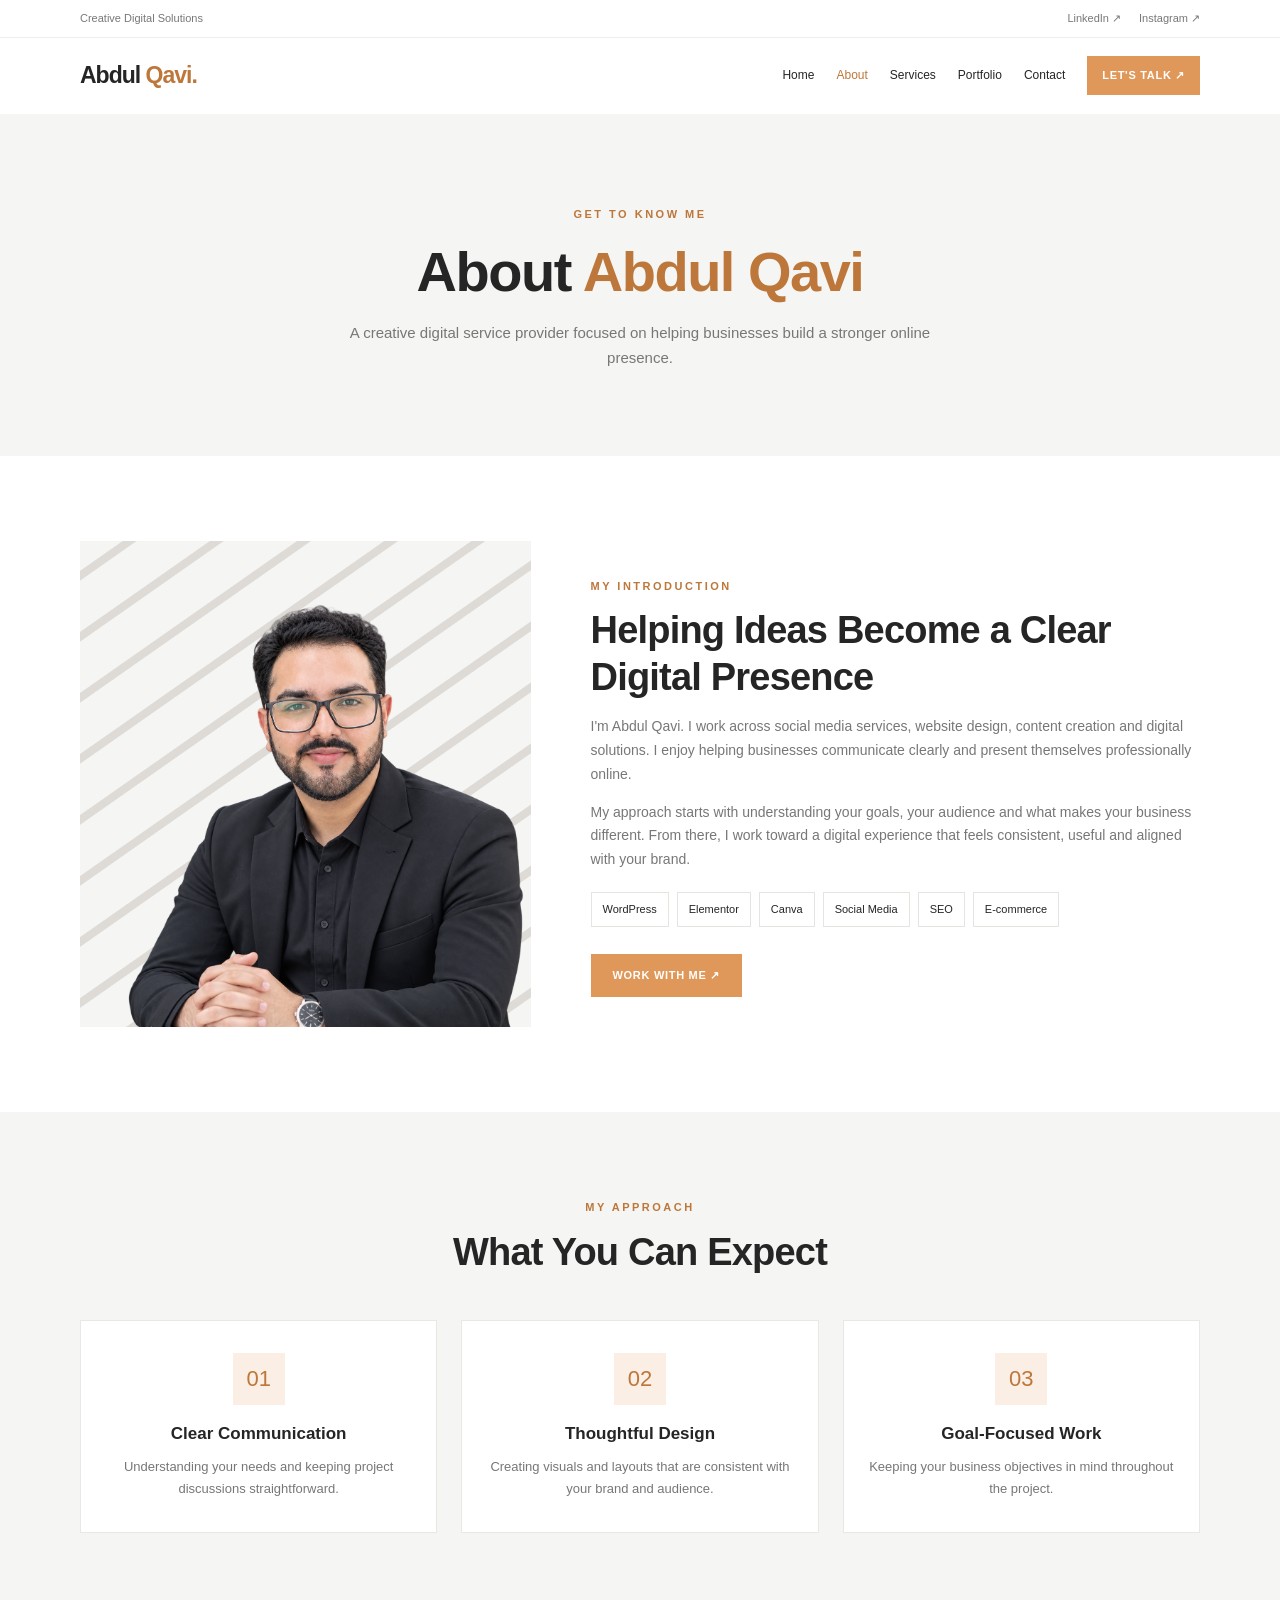
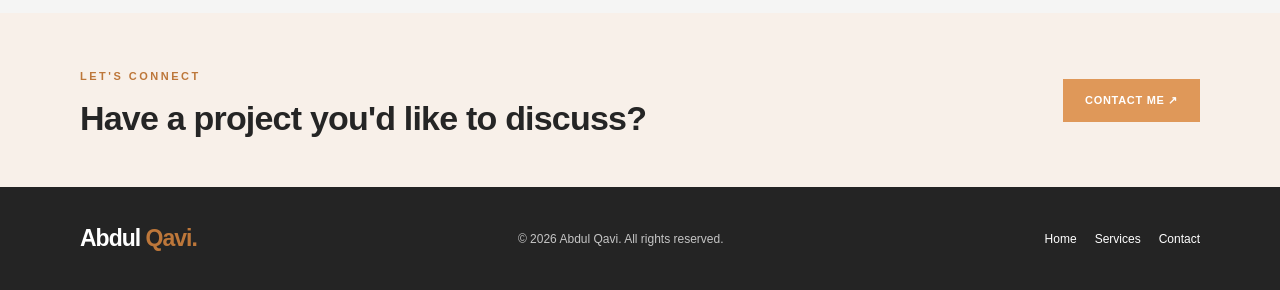
<file: about.html>
<!DOCTYPE html>
<html lang="en"><head><meta charset="UTF-8"><meta name="viewport" content="width=device-width, initial-scale=1.0"><meta name="description" content="Learn about Abdul Qavi, his approach, skills and digital services."><title>About | Abdul Qavi</title><link rel="stylesheet" href="css/style.css"><script src="js/script.js" defer></script></head>
<body>
<div class="topbar"><div class="container topbar-inner"><span>Creative Digital Solutions</span><div class="social-links"><a href="https://www.linkedin.com/" target="_blank" rel="noopener">LinkedIn ↗</a><a href="https://www.instagram.com/" target="_blank" rel="noopener">Instagram ↗</a></div></div></div>
<header class="site-header"><div class="container nav-row"><a class="brand" href="index.html">Abdul <span>Qavi.</span></a><button class="menu-toggle" aria-label="Open navigation" aria-expanded="false">☰</button><nav class="nav-links" aria-label="Main navigation"><a href="index.html">Home</a><a class="active" href="about.html">About</a><a href="services.html">Services</a><a href="portfolio.html">Portfolio</a><a href="contact.html">Contact</a><a class="btn nav-cta" href="contact.html">Let's Talk ↗</a></nav></div></header>
<main>
<section class="page-hero"><div class="container"><span class="eyebrow">Get to Know Me</span><h1>About <span>Abdul Qavi</span></h1><p>A creative digital service provider focused on helping businesses build a stronger online presence.</p></div></section>
<section class="section"><div class="container split-grid about-page-grid"><div class="split-image reveal"><img src="images/79.png"alt="Professional portrait placeholder for Abdul Qavi"></div><div class="split-copy reveal"><span class="eyebrow">My Introduction</span><h2>Helping Ideas Become a Clear Digital Presence</h2><p>I'm Abdul Qavi. I work across social media services, website design, content creation and digital solutions. I enjoy helping businesses communicate clearly and present themselves professionally online.</p><p>My approach starts with understanding your goals, your audience and what makes your business different. From there, I work toward a digital experience that feels consistent, useful and aligned with your brand.</p><div class="skills"><span class="skill">WordPress</span><span class="skill">Elementor</span><span class="skill">Canva</span><span class="skill">Social Media</span><span class="skill">SEO</span><span class="skill">E-commerce</span></div><a class="btn" href="contact.html">Work With Me ↗</a></div></div></section>
<section class="soft-section"><div class="container"><div class="section-heading reveal"><span class="eyebrow">My Approach</span><h2>What You Can Expect</h2></div><div class="card-grid three"><article class="service-card reveal"><div class="icon">01</div><h3>Clear Communication</h3><p>Understanding your needs and keeping project discussions straightforward.</p></article><article class="service-card reveal"><div class="icon">02</div><h3>Thoughtful Design</h3><p>Creating visuals and layouts that are consistent with your brand and audience.</p></article><article class="service-card reveal"><div class="icon">03</div><h3>Goal-Focused Work</h3><p>Keeping your business objectives in mind throughout the project.</p></article></div></div></section>
<section class="cta-band"><div class="container cta-inner"><div><span class="eyebrow">Let's Connect</span><h2>Have a project you'd like to discuss?</h2></div><a class="btn" href="contact.html">Contact Me ↗</a></div></section>
</main>
<footer class="site-footer"><div class="container footer-row"><a class="brand" href="index.html">Abdul <span>Qavi.</span></a><p>© <span class="current-year"></span> Abdul Qavi. All rights reserved.</p><div class="footer-links"><a href="index.html">Home</a><a href="services.html">Services</a><a href="contact.html">Contact</a></div></div></footer>
</body></html>
</file>
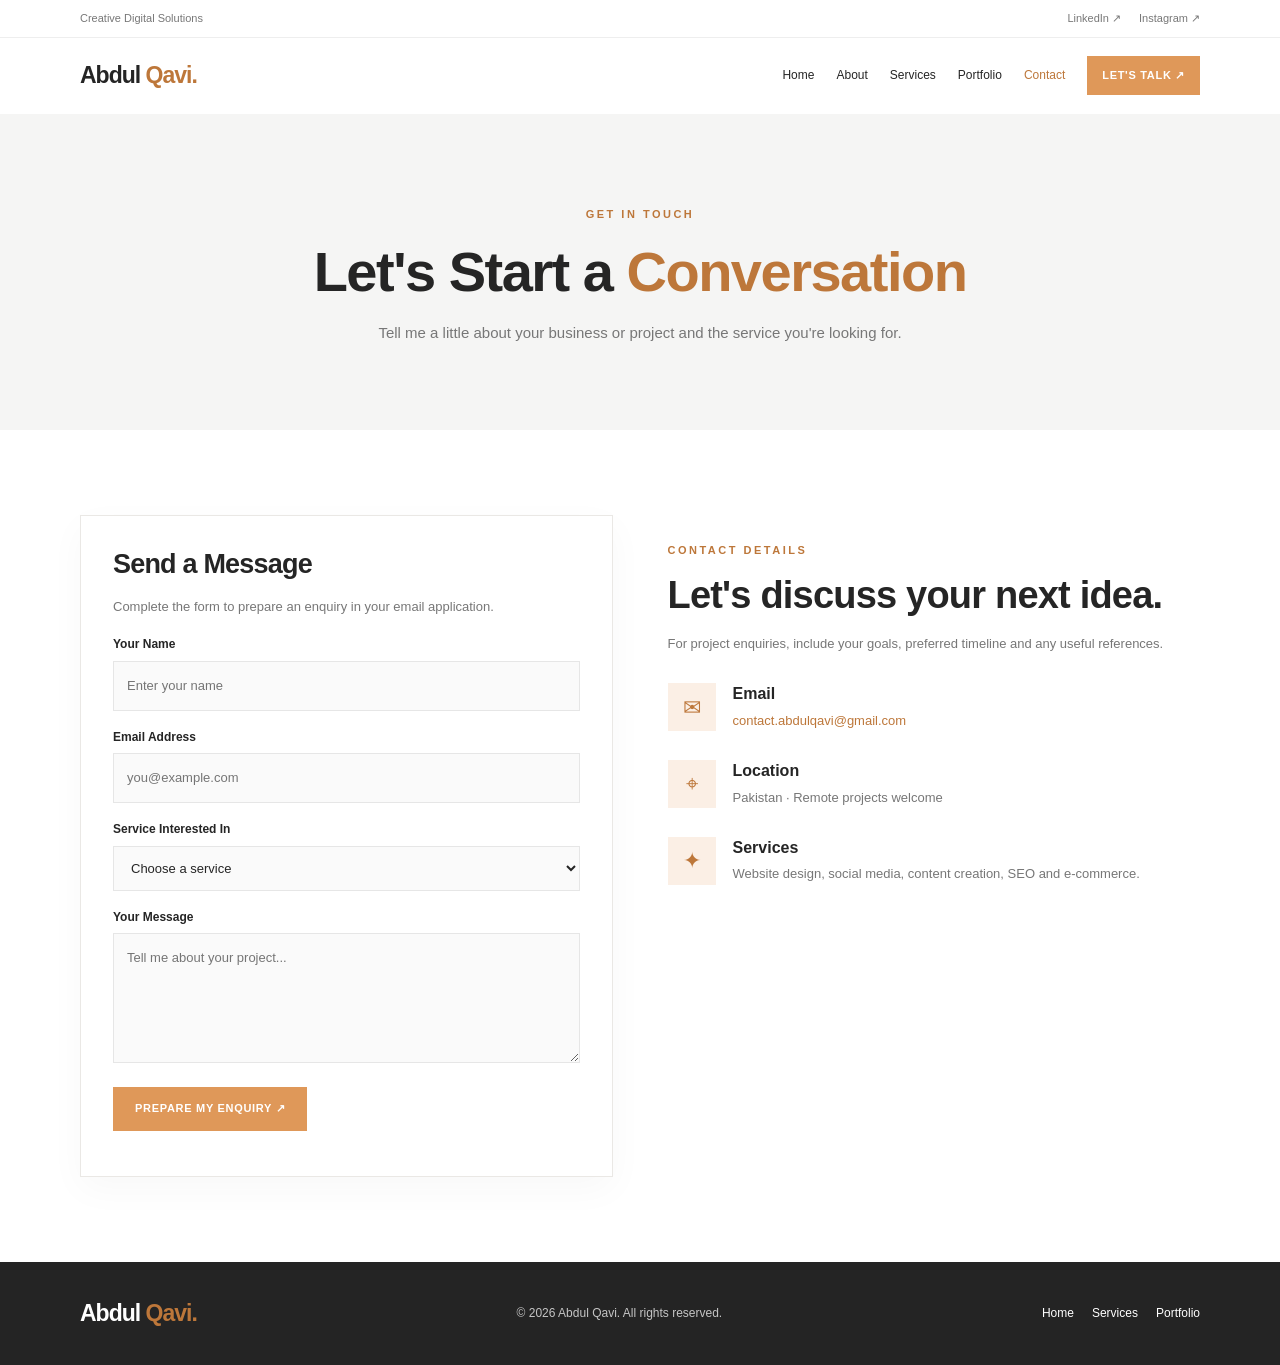
<file: contact.html>
<!DOCTYPE html>
<html lang="en"><head><meta charset="UTF-8"><meta name="viewport" content="width=device-width, initial-scale=1.0"><meta name="description" content="Contact Abdul Qavi to discuss website design, social media management and digital services."><title>Contact | Abdul Qavi</title><link rel="stylesheet" href="css/style.css"><script src="js/script.js" defer></script></head>
<body>
<div class="topbar"><div class="container topbar-inner"><span>Creative Digital Solutions</span><div class="social-links"><a href="https://www.linkedin.com/" target="_blank" rel="noopener">LinkedIn ↗</a><a href="https://www.instagram.com/" target="_blank" rel="noopener">Instagram ↗</a></div></div></div>
<header class="site-header"><div class="container nav-row"><a class="brand" href="index.html">Abdul <span>Qavi.</span></a><button class="menu-toggle" aria-label="Open navigation" aria-expanded="false">☰</button><nav class="nav-links" aria-label="Main navigation"><a href="index.html">Home</a><a href="about.html">About</a><a href="services.html">Services</a><a href="portfolio.html">Portfolio</a><a class="active" href="contact.html">Contact</a><a class="btn nav-cta" href="#contact-form">Let's Talk ↗</a></nav></div></header>
<main>
<section class="page-hero"><div class="container"><span class="eyebrow">Get In Touch</span><h1>Let's Start a <span>Conversation</span></h1><p>Tell me a little about your business or project and the service you're looking for.</p></div></section>
<section class="section"><div class="container contact-layout">
<form class="contact-form reveal" id="contact-form"><h2>Send a Message</h2><p class="muted">Complete the form to prepare an enquiry in your email application.</p>
<div class="field"><label for="name">Your Name</label><input id="name" name="name" type="text" placeholder="Enter your name" required></div>
<div class="field"><label for="email">Email Address</label><input id="email" name="email" type="email" placeholder="you@example.com" required></div>
<div class="field"><label for="service">Service Interested In</label><select id="service" name="service" required><option value="">Choose a service</option><option>Social Media Management</option><option>Content Creation</option><option>Website Design</option><option>SEO Services</option><option>E-commerce</option><option>Canva Design</option><option>Other</option></select></div>
<div class="field"><label for="message">Your Message</label><textarea id="message" name="message" placeholder="Tell me about your project..." required></textarea></div>
<button class="btn" type="submit">Prepare My Enquiry ↗</button><p id="form-status" class="form-status" role="status" aria-live="polite"></p>
</form>
<div class="contact-details reveal"><span class="eyebrow">Contact Details</span><h2>Let's discuss your next idea.</h2><p class="muted">For project enquiries, include your goals, preferred timeline and any useful references.</p>
<div class="info-item"><div class="icon">✉</div><div><h3>Email</h3><p><a class="email-placeholder" href="mailto:contact.abdulqavi@gmail.com">contact.abdulqavi@gmail.com</a></p></div></div>
<div class="info-item"><div class="icon">⌖</div><div><h3>Location</h3><p>Pakistan · Remote projects welcome</p></div></div>
<div class="info-item"><div class="icon">✦</div><div><h3>Services</h3><p>Website design, social media, content creation, SEO and e-commerce.</p></div></div>
</div></div></section>
</main>
<footer class="site-footer"><div class="container footer-row"><a class="brand" href="index.html">Abdul <span>Qavi.</span></a><p>© <span class="current-year"></span> Abdul Qavi. All rights reserved.</p><div class="footer-links"><a href="index.html">Home</a><a href="services.html">Services</a><a href="portfolio.html">Portfolio</a></div></div></footer>
</body></html>
</file>
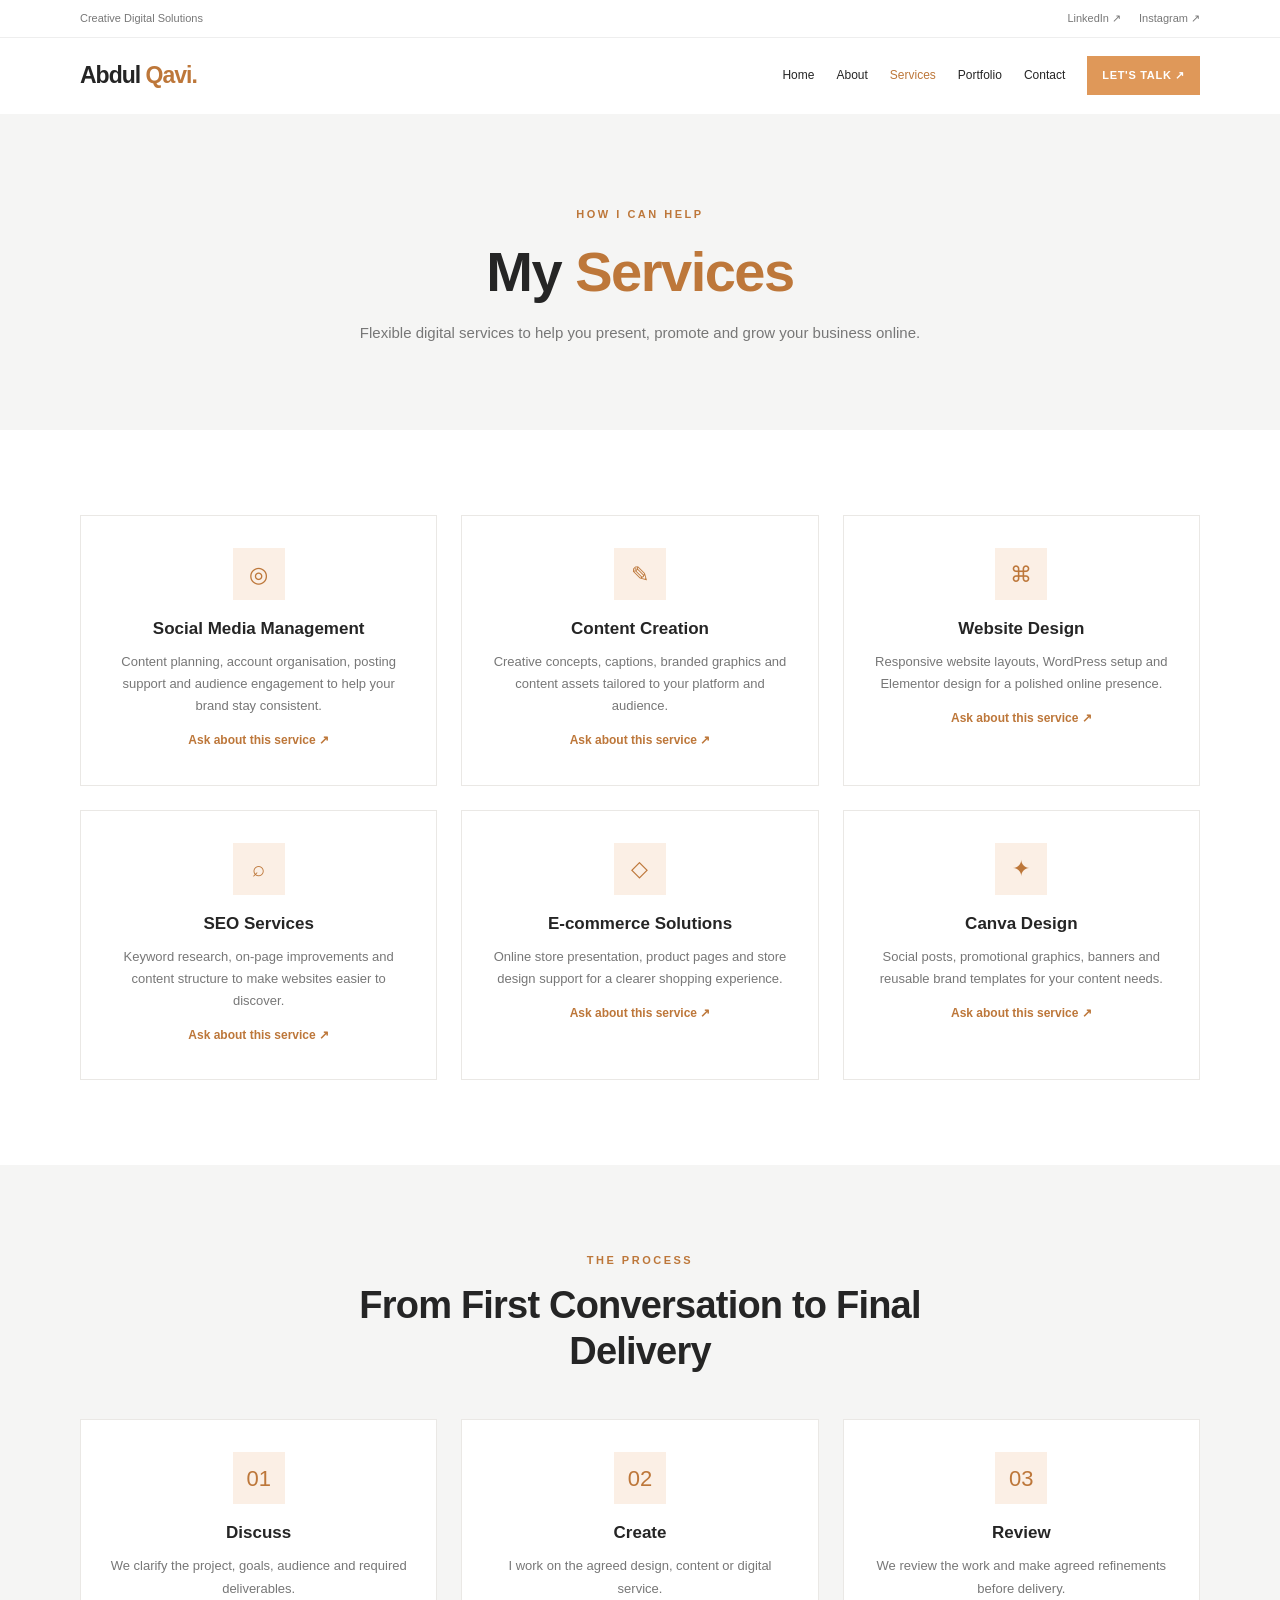
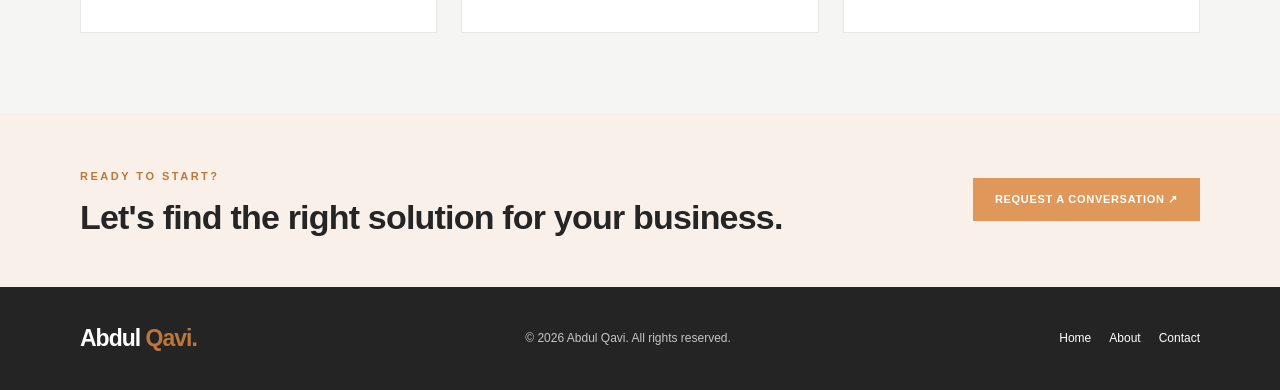
<file: services.html>
<!DOCTYPE html>
<html lang="en"><head><meta charset="UTF-8"><meta name="viewport" content="width=device-width, initial-scale=1.0"><meta name="description" content="Explore Abdul Qavi's social media, website design, content, SEO and e-commerce services."><title>Services | Abdul Qavi</title><link rel="stylesheet" href="css/style.css"><script src="js/script.js" defer></script></head>
<body>
<div class="topbar"><div class="container topbar-inner"><span>Creative Digital Solutions</span><div class="social-links"><a href="https://www.linkedin.com/" target="_blank" rel="noopener">LinkedIn ↗</a><a href="https://www.instagram.com/" target="_blank" rel="noopener">Instagram ↗</a></div></div></div>
<header class="site-header"><div class="container nav-row"><a class="brand" href="index.html">Abdul <span>Qavi.</span></a><button class="menu-toggle" aria-label="Open navigation" aria-expanded="false">☰</button><nav class="nav-links" aria-label="Main navigation"><a href="index.html">Home</a><a href="about.html">About</a><a class="active" href="services.html">Services</a><a href="portfolio.html">Portfolio</a><a href="contact.html">Contact</a><a class="btn nav-cta" href="contact.html">Let's Talk ↗</a></nav></div></header>
<main>
<section class="page-hero"><div class="container"><span class="eyebrow">How I Can Help</span><h1>My <span>Services</span></h1><p>Flexible digital services to help you present, promote and grow your business online.</p></div></section>
<section class="section"><div class="container"><div class="card-grid three">
<article class="service-card reveal"><div class="icon">◎</div><h3>Social Media Management</h3><p>Content planning, account organisation, posting support and audience engagement to help your brand stay consistent.</p><a class="text-link" href="contact.html">Ask about this service ↗</a></article>
<article class="service-card reveal"><div class="icon">✎</div><h3>Content Creation</h3><p>Creative concepts, captions, branded graphics and content assets tailored to your platform and audience.</p><a class="text-link" href="contact.html">Ask about this service ↗</a></article>
<article class="service-card reveal"><div class="icon">⌘</div><h3>Website Design</h3><p>Responsive website layouts, WordPress setup and Elementor design for a polished online presence.</p><a class="text-link" href="contact.html">Ask about this service ↗</a></article>
<article class="service-card reveal"><div class="icon">⌕</div><h3>SEO Services</h3><p>Keyword research, on-page improvements and content structure to make websites easier to discover.</p><a class="text-link" href="contact.html">Ask about this service ↗</a></article>
<article class="service-card reveal"><div class="icon">◇</div><h3>E-commerce Solutions</h3><p>Online store presentation, product pages and store design support for a clearer shopping experience.</p><a class="text-link" href="contact.html">Ask about this service ↗</a></article>
<article class="service-card reveal"><div class="icon">✦</div><h3>Canva Design</h3><p>Social posts, promotional graphics, banners and reusable brand templates for your content needs.</p><a class="text-link" href="contact.html">Ask about this service ↗</a></article>
</div></div></section>
<section class="soft-section"><div class="container"><div class="section-heading reveal"><span class="eyebrow">The Process</span><h2>From First Conversation to Final Delivery</h2></div><div class="card-grid three"><article class="service-card reveal"><div class="icon">01</div><h3>Discuss</h3><p>We clarify the project, goals, audience and required deliverables.</p></article><article class="service-card reveal"><div class="icon">02</div><h3>Create</h3><p>I work on the agreed design, content or digital service.</p></article><article class="service-card reveal"><div class="icon">03</div><h3>Review</h3><p>We review the work and make agreed refinements before delivery.</p></article></div></div></section>
<section class="cta-band"><div class="container cta-inner"><div><span class="eyebrow">Ready to Start?</span><h2>Let's find the right solution for your business.</h2></div><a class="btn" href="contact.html">Request a Conversation ↗</a></div></section>
</main>
<footer class="site-footer"><div class="container footer-row"><a class="brand" href="index.html">Abdul <span>Qavi.</span></a><p>© <span class="current-year"></span> Abdul Qavi. All rights reserved.</p><div class="footer-links"><a href="index.html">Home</a><a href="about.html">About</a><a href="contact.html">Contact</a></div></div></footer>
</body></html>
</file>
<file: css/style.css>
/* Abdul Qavi Portfolio — shared styles */
:root{--accent:#df9859;--accent-dark:#bd773a;--ink:#252525;--muted:#777;--soft:#f5f5f4;--line:#eae8e5;--white:#fff}
*{box-sizing:border-box}
html{scroll-behavior:smooth;scroll-padding-top:90px}
body{margin:0;font-family:Arial,Helvetica,sans-serif;color:var(--ink);line-height:1.7;background:#fff}
img{display:block;max-width:100%}
a{color:inherit;text-decoration:none}
button,input,textarea,select{font:inherit}
.container{width:min(1120px,90%);margin-inline:auto}
h1,h2,h3,p{margin-top:0}
h2{font-size:clamp(28px,3.2vw,38px);line-height:1.22;letter-spacing:-.8px;margin-bottom:15px}
h3{line-height:1.35}
p{color:var(--muted)}
.eyebrow{display:inline-block;color:var(--accent-dark);text-transform:uppercase;letter-spacing:2.5px;font-size:11px;font-weight:700;margin-bottom:12px}
.btn{display:inline-flex;justify-content:center;align-items:center;gap:8px;padding:13px 21px;background:var(--accent);border:1px solid var(--accent);color:#fff;font-size:11px;line-height:1.4;letter-spacing:.7px;text-transform:uppercase;font-weight:700;cursor:pointer;transition:transform .25s,background .25s,border-color .25s}
.btn:hover{background:var(--accent-dark);border-color:var(--accent-dark);color:#fff;transform:translateY(-3px)}
.btn-outline{background:transparent;color:var(--ink);border-color:#d9d5d0}
.btn-outline:hover{color:#fff}
.button-row{display:flex;flex-wrap:wrap;gap:12px}
.center{text-align:center}.space-top{margin-top:35px}
.topbar{padding:9px 0;border-bottom:1px solid #eee;color:var(--muted);font-size:11px}
.topbar-inner,.nav-row,.footer-row{display:flex;align-items:center;justify-content:space-between;gap:20px}
.social-links,.footer-links{display:flex;gap:18px}.social-links a:hover,.footer-links a:hover{color:var(--accent)}
.site-header{position:relative;z-index:20;background:#fff}
.nav-row{min-height:76px}
.brand{font-size:23px;font-weight:800;letter-spacing:-1px;white-space:nowrap}
.brand span{color:var(--accent-dark)}
.nav-links{display:flex;align-items:center;gap:22px;font-size:12px}
.nav-links>a:not(.btn):hover,.nav-links>a.active{color:var(--accent-dark)}
.nav-links .btn{padding:11px 14px;color:#fff}
.menu-toggle{display:none;background:transparent;border:0;font-size:27px;cursor:pointer;color:var(--ink)}
.hero{position:relative;isolation:isolate;background:var(--soft);overflow:hidden}
.hero:after{content:"";position:absolute;z-index:-1;right:-20px;top:-50px;width:310px;height:460px;opacity:.8;background:repeating-linear-gradient(135deg,transparent 0 14px,var(--accent) 15px 23px,transparent 24px 37px);clip-path:polygon(25% 0,100% 0,100% 100%,50% 100%);transform:rotate(-7deg)}
.hero-grid{min-height:510px;display:grid;grid-template-columns:1.05fr .95fr;align-items:center;gap:30px}
.hero-copy{padding:65px 0;animation:fadeUp .7s ease both}
.hero h1{font-size:clamp(38px,5vw,59px);line-height:1.1;letter-spacing:-1.9px;margin:10px 0 20px;max-width:650px}
.hero h1 span,.page-hero h1 span{color:var(--accent-dark)}
.hero-copy>p{font-size:15px;max-width:510px;margin-bottom:26px}
.hero-visual{align-self:end;min-height:410px;display:flex;justify-content:center;align-items:end;position:relative;animation:fadeIn .9s ease both}
.hero-visual img{width:100%;max-width:430px;height:440px;object-fit:cover;object-position:center top;position:relative;z-index:1;mask-image:linear-gradient(#000 85%,transparent 100%)}
.floating-note{position:absolute;z-index:2;left:0;bottom:35px;background:white;padding:14px 18px;box-shadow:0 10px 35px #0000000c;font-size:12px}
.floating-note strong,.floating-note span{display:block}.floating-note strong{font-size:14px}.floating-note span{color:var(--muted)}
.section{padding:85px 0}
.section-heading{text-align:center;max-width:680px;margin:0 auto 45px}
.section-heading p{font-size:14px}
.card-grid{display:grid;gap:24px}.card-grid.three{grid-template-columns:repeat(3,minmax(0,1fr))}
.service-card{padding:32px 25px;text-align:center;border:1px solid var(--line);background:white;transition:transform .3s,box-shadow .3s,border-color .3s}
.service-card:hover{transform:translateY(-7px);box-shadow:0 18px 45px #0000000b;border-color:#e7bd98}
.icon{display:grid;place-items:center;width:52px;height:52px;margin:0 auto 18px;background:#fbefe5;color:var(--accent-dark);font-size:22px}
.service-card h3{font-size:17px;margin-bottom:10px}.service-card p{font-size:13px;margin-bottom:0}
.text-link{display:inline-block;color:var(--accent-dark);font-size:12px;font-weight:700;margin-top:13px}
.split-section,.soft-section{background:var(--soft)}
.split-grid{display:grid;grid-template-columns:1fr 1fr;align-items:center;gap:60px}
.split-copy{padding:70px 0}.split-copy p{font-size:14px}
.split-image{align-self:stretch;min-height:390px;display:flex;align-items:end;justify-content:center;background:repeating-linear-gradient(145deg,#f5f5f4 0 24px,#dedbd7 25px 32px,#f5f5f4 33px 50px)}
.split-image img{max-height:440px;width:100%;height:100%;object-fit:cover;object-position:center top}
.skills{display:flex;flex-wrap:wrap;gap:8px;margin:20px 0 27px}
.skill{padding:7px 11px;background:#fff;border:1px solid #e7e3df;font-size:11px}
.project-card{overflow:hidden;border:1px solid var(--line);background:#fff;box-shadow:0 12px 30px #00000008;transition:transform .3s}
.project-card:hover{transform:translateY(-6px)}
.project-card>img{width:100%;height:215px;object-fit:cover;transition:transform .5s}
.project-card:hover>img{transform:scale(1.04)}
.project-body{padding:23px}.project-body h3{font-size:18px;margin:8px 0}.project-body p{font-size:13px;margin-bottom:0}
.category{font-size:10px;color:var(--accent-dark);text-transform:uppercase;letter-spacing:1.5px;font-weight:700}
.cta-band{padding:48px 0;background:#f8f0e9}
.cta-inner{display:flex;align-items:center;justify-content:space-between;gap:25px}.cta-inner h2{margin-bottom:0;font-size:clamp(24px,3vw,34px)}
.page-hero{padding:85px 0;background:var(--soft);text-align:center;position:relative;overflow:hidden}
.page-hero h1{font-size:clamp(38px,5vw,56px);line-height:1.15;letter-spacing:-1.5px;margin:5px 0 15px}
.page-hero p{max-width:650px;margin:0 auto;font-size:15px}
.about-page-grid{grid-template-columns:.85fr 1.15fr}.about-page-grid .split-image{min-height:470px}.about-page-grid .split-copy{padding:30px 0}
.soft-section{padding:80px 0}
.contact-layout{display:grid;grid-template-columns:1fr 1fr;gap:55px;align-items:start}
.contact-form{padding:32px;border:1px solid var(--line);box-shadow:0 12px 35px #00000008;background:#fff}
.contact-form h2{font-size:27px}.contact-form>p,.muted{font-size:13px;color:var(--muted)}
.field{margin:16px 0}.field label{display:block;font-size:12px;font-weight:700;margin-bottom:6px}
.field input,.field textarea,.field select{width:100%;padding:13px;border:1px solid #e6e6e6;background:#fafafa;font-size:13px;border-radius:0;color:var(--ink)}
.field input:focus,.field textarea:focus,.field select:focus{outline:1px solid var(--accent);border-color:var(--accent)}
.field textarea{min-height:130px;resize:vertical}
.form-status{font-size:12px;margin-top:13px}
.contact-details{padding:20px 0}.contact-details h2{margin-bottom:15px}
.info-item{display:flex;gap:17px;margin:28px 0;align-items:flex-start}
.info-item .icon{margin:0;flex:0 0 48px;width:48px;height:48px}
.info-item h3{font-size:16px;margin:0 0 5px}.info-item p{font-size:13px;margin:0;overflow-wrap:anywhere}
.info-item a{color:var(--accent-dark)}
.site-footer{padding:32px 0;background:#242424;color:white}
.site-footer p{font-size:12px;color:#c5c5c5;margin:0}.footer-links{font-size:12px}
.reveal{opacity:0;transform:translateY(22px);transition:opacity .65s ease,transform .65s ease}
.reveal.visible{opacity:1;transform:translateY(0)}
@keyframes fadeUp{from{opacity:0;transform:translateY(20px)}to{opacity:1;transform:translateY(0)}}
@keyframes fadeIn{from{opacity:0}to{opacity:1}}
@media(max-width:900px){.nav-links{gap:12px}.hero-grid{min-height:440px}.hero-visual{min-height:350px}.hero-visual img{height:370px}.split-grid{gap:30px}.contact-layout{gap:25px}}
@media(max-width:700px){
 .topbar{display:none}.nav-row{min-height:68px}.menu-toggle{display:block}
 .nav-links{display:none;position:absolute;top:68px;left:0;right:0;background:#fff;padding:18px 5%;box-shadow:0 12px 20px #0000000c;align-items:stretch;flex-direction:column;gap:0}
 .nav-links.open{display:flex}.nav-links>a:not(.btn){padding:10px 0}.nav-links .btn{margin-top:8px}
 .hero-grid{grid-template-columns:1fr;gap:0;text-align:center}.hero-copy{padding:58px 0 20px}.hero-copy>p{margin-left:auto;margin-right:auto}.button-row{justify-content:center}
 .hero-visual{min-height:290px}.hero-visual img{height:320px;max-width:320px}.hero:after{width:220px;height:310px;right:-35px;top:auto;bottom:0}.floating-note{left:0;bottom:18px;text-align:left}
 .section{padding:62px 0}.section-heading{margin-bottom:30px}.card-grid.three{grid-template-columns:1fr}.service-card{padding:28px 22px}
 .split-grid,.contact-layout,.about-page-grid{grid-template-columns:1fr;gap:0}.split-copy{padding:55px 0 30px}.split-image{min-height:300px}.split-image img{max-height:340px}
 .about-page-grid .split-image{min-height:300px;order:2}.about-page-grid .split-copy{padding:35px 0 55px}
 .project-card>img{height:230px}.soft-section{padding:60px 0}.cta-inner{align-items:flex-start;flex-direction:column}.page-hero{padding:65px 0}
 .contact-form{padding:25px 20px}.contact-details{padding:45px 0 0}
 .footer-row{flex-direction:column;text-align:center}.footer-links{flex-wrap:wrap;justify-content:center}
}
@media(prefers-reduced-motion:reduce){html{scroll-behavior:auto}*,*::before,*::after{animation-duration:.01ms!important;transition-duration:.01ms!important}.reveal{opacity:1;transform:none}}
</file>
